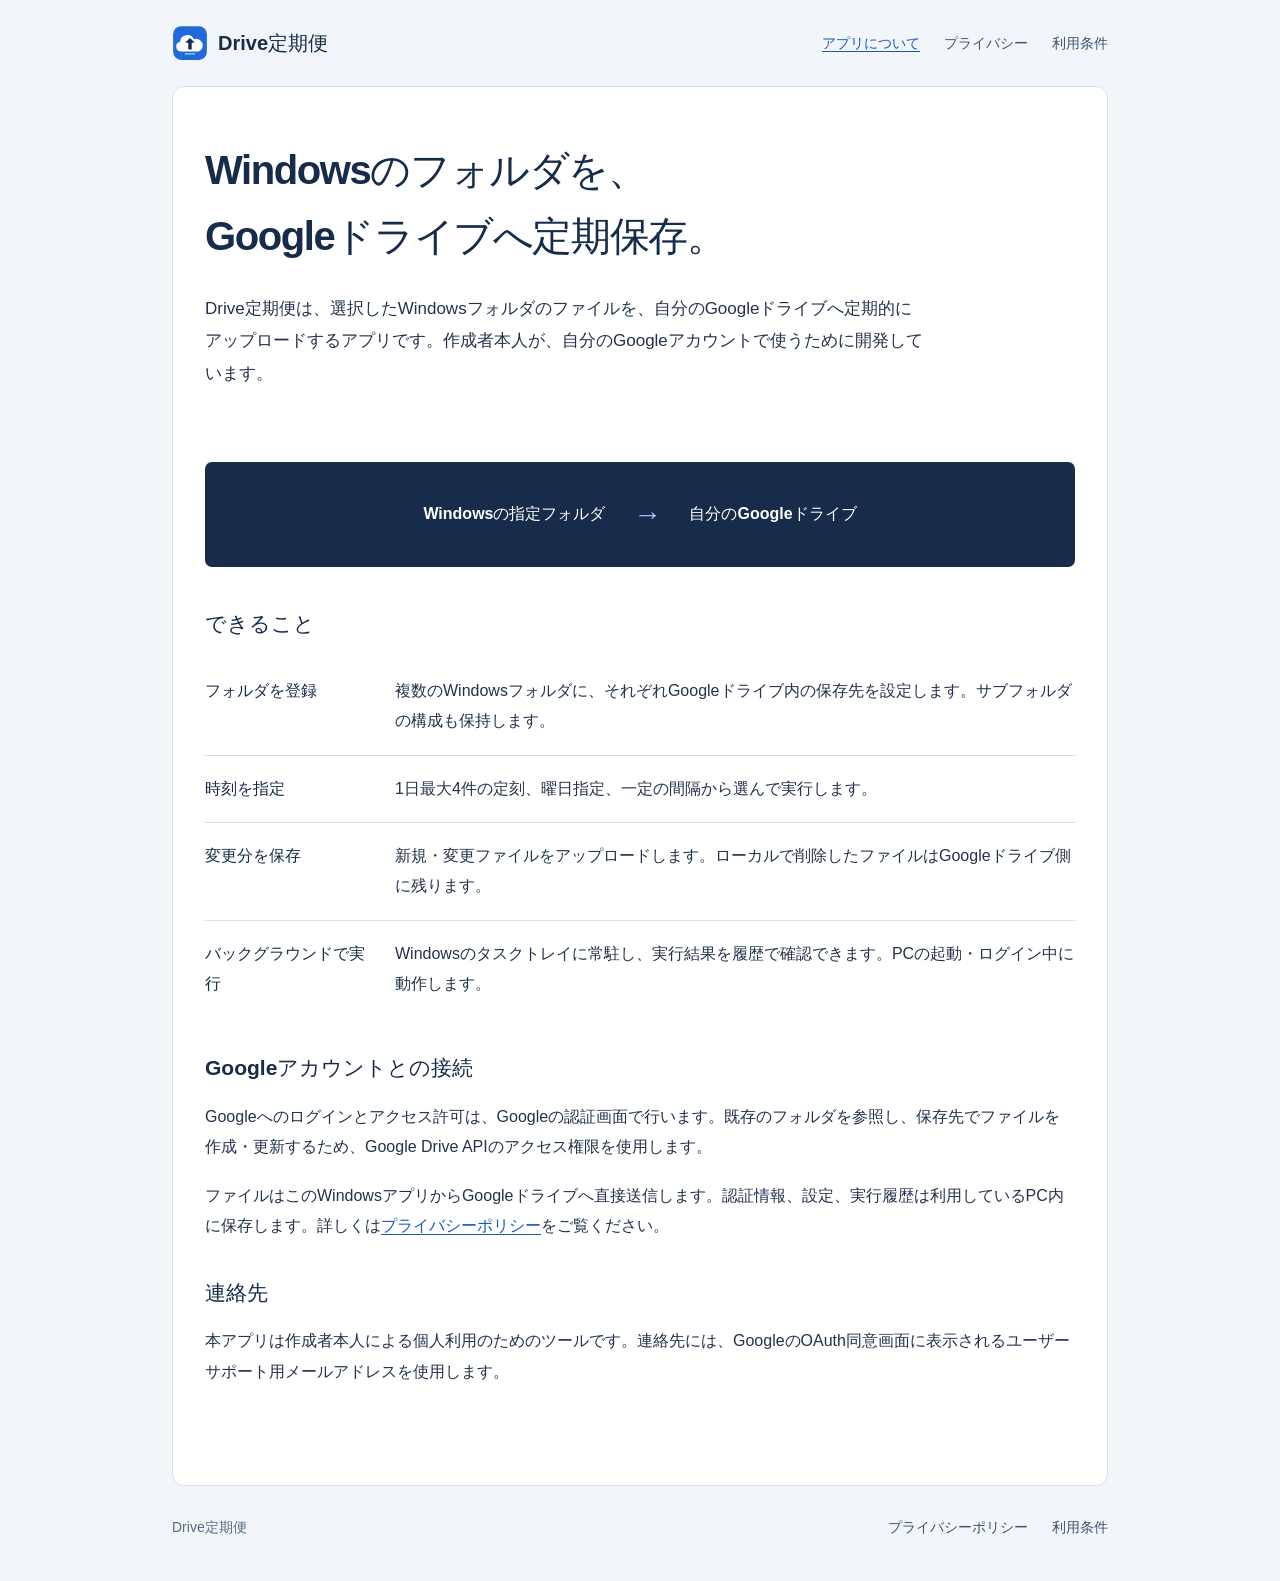
<file: index.html>
<!doctype html>
<html lang="ja">
<head>
  <meta charset="utf-8">
  <meta name="viewport" content="width=device-width, initial-scale=1">
  <meta name="description" content="Drive定期便は、Windowsの指定フォルダを自分のGoogleドライブへ定期アップロードする個人利用のアプリです。">
  <meta name="color-scheme" content="light">
  <title>Drive定期便</title>
  <link rel="icon" href="app.svg" type="image/svg+xml">
  <link rel="stylesheet" href="style.css">
</head>
<body>
  <a class="skip" href="#main">本文へ移動</a>
  <header class="site-header">
    <a class="brand" href="index.html"><img src="app.svg" width="36" height="36" alt="">Drive定期便</a>
    <nav aria-label="メインナビゲーション">
      <a href="index.html" aria-current="page">アプリについて</a>
      <a href="privacy.html">プライバシー</a>
      <a href="terms.html">利用条件</a>
    </nav>
  </header>
  <main id="main">
    <section class="intro" aria-labelledby="app-title">
      <h1 id="app-title">Windowsのフォルダを、<br>Googleドライブへ定期保存。</h1>
      <p class="lead">Drive定期便は、選択したWindowsフォルダのファイルを、自分のGoogleドライブへ定期的にアップロードするアプリです。作成者本人が、自分のGoogleアカウントで使うために開発しています。</p>
    </section>
    <div class="route" aria-label="ファイルの送信経路">
      <span>Windowsの指定フォルダ</span><span class="route-arrow" aria-hidden="true">→</span><span>自分のGoogleドライブ</span>
    </div>
    <section aria-labelledby="features-title">
      <h2 id="features-title">できること</h2>
      <dl class="feature-list">
        <div><dt>フォルダを登録</dt><dd>複数のWindowsフォルダに、それぞれGoogleドライブ内の保存先を設定します。サブフォルダの構成も保持します。</dd></div>
        <div><dt>時刻を指定</dt><dd>1日最大4件の定刻、曜日指定、一定の間隔から選んで実行します。</dd></div>
        <div><dt>変更分を保存</dt><dd>新規・変更ファイルをアップロードします。ローカルで削除したファイルはGoogleドライブ側に残ります。</dd></div>
        <div><dt>バックグラウンドで実行</dt><dd>Windowsのタスクトレイに常駐し、実行結果を履歴で確認できます。PCの起動・ログイン中に動作します。</dd></div>
      </dl>
    </section>
    <section aria-labelledby="connection-title">
      <h2 id="connection-title">Googleアカウントとの接続</h2>
      <p>Googleへのログインとアクセス許可は、Googleの認証画面で行います。既存のフォルダを参照し、保存先でファイルを作成・更新するため、Google Drive APIのアクセス権限を使用します。</p>
      <p>ファイルはこのWindowsアプリからGoogleドライブへ直接送信します。認証情報、設定、実行履歴は利用しているPC内に保存します。詳しくは<a href="privacy.html">プライバシーポリシー</a>をご覧ください。</p>
    </section>
    <section aria-labelledby="contact-title">
      <h2 id="contact-title">連絡先</h2>
      <p>本アプリは作成者本人による個人利用のためのツールです。連絡先には、GoogleのOAuth同意画面に表示されるユーザーサポート用メールアドレスを使用します。</p>
    </section>
  </main>
  <footer class="site-footer">
    <span>Drive定期便</span>
    <nav aria-label="関連ページ"><a href="privacy.html">プライバシーポリシー</a><a href="terms.html">利用条件</a></nav>
  </footer>
</body>
</html>
</file>
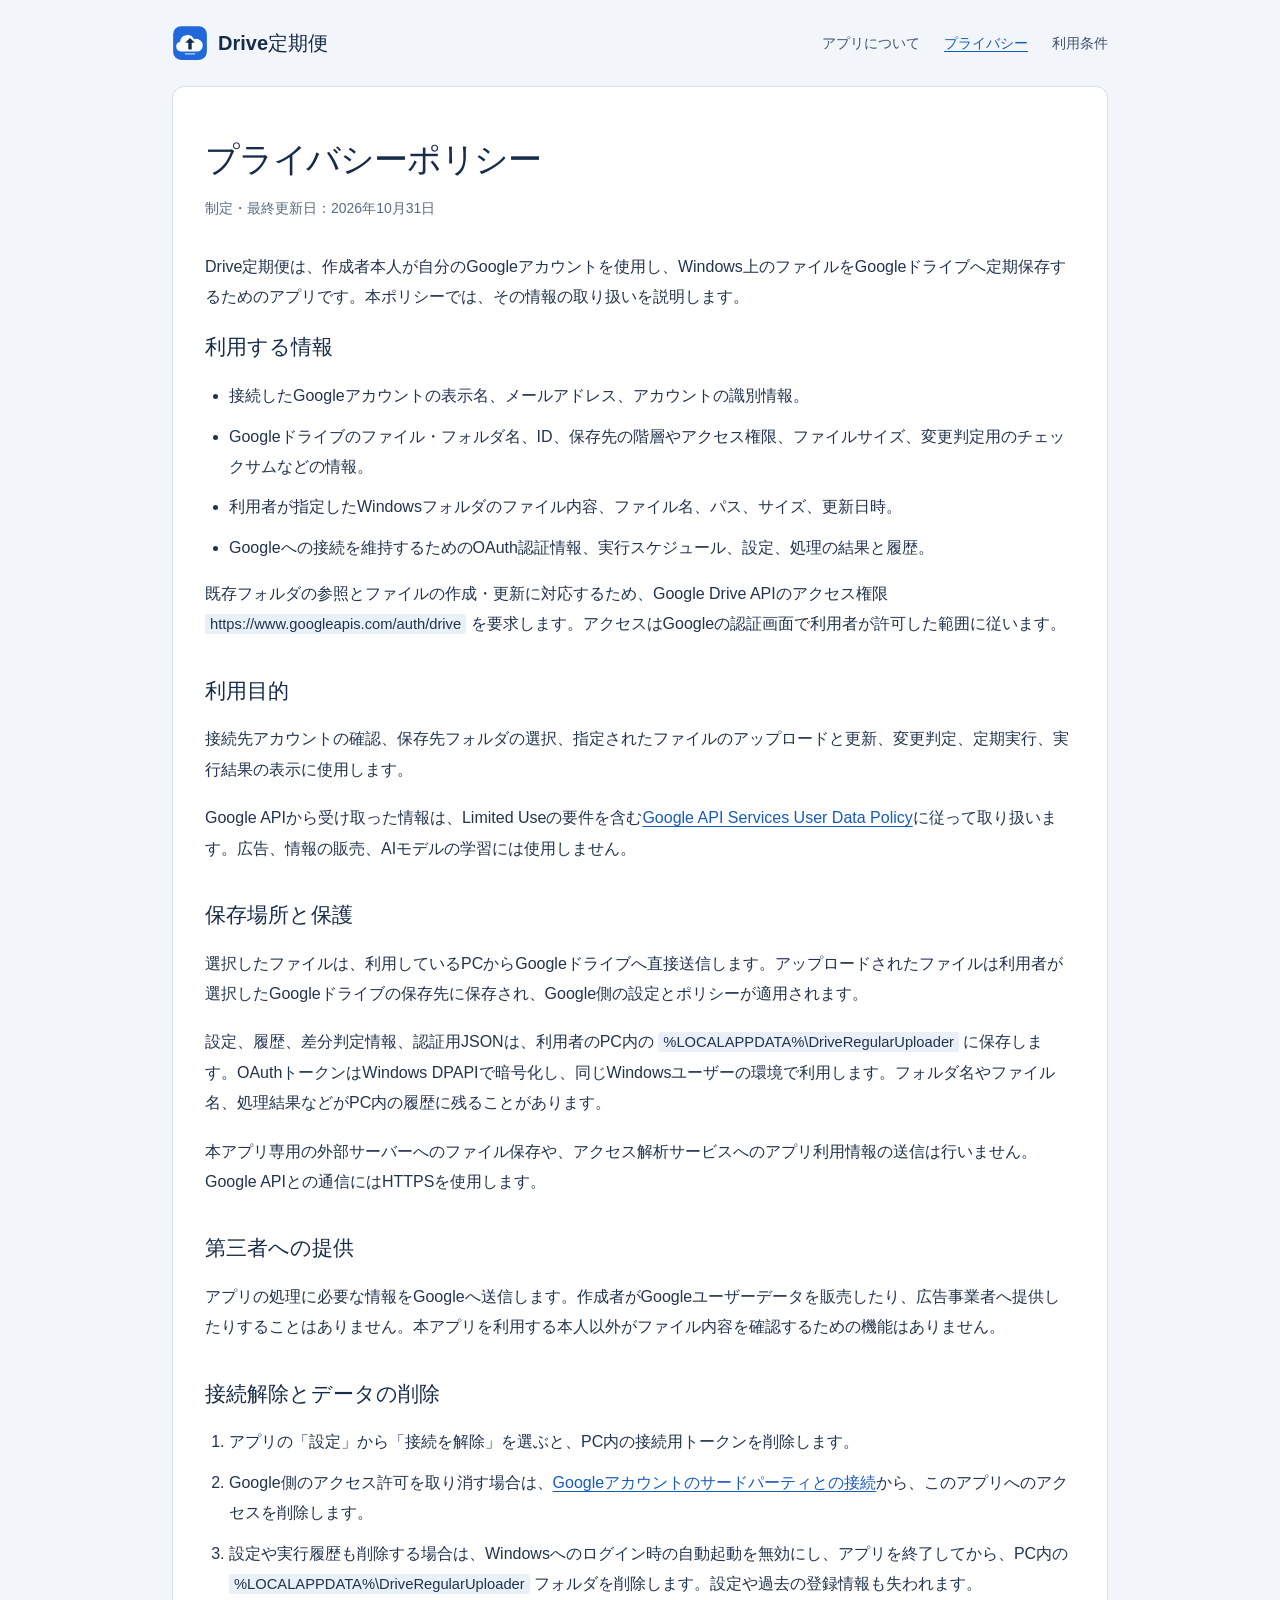
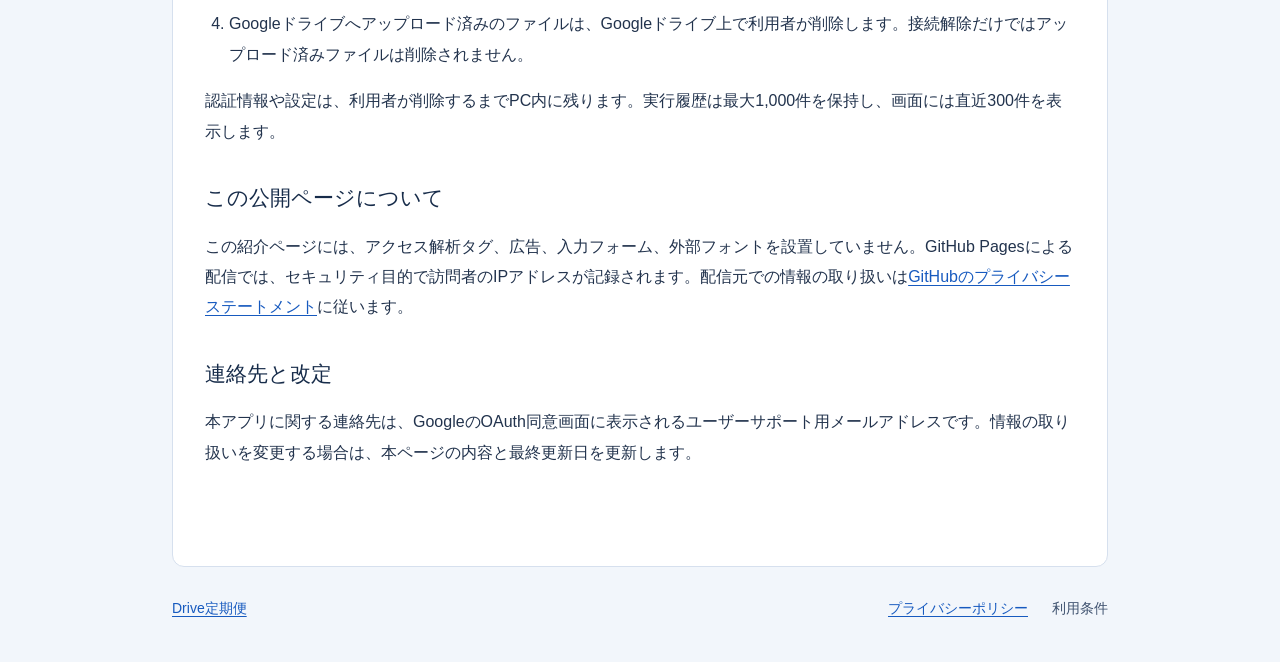
<file: privacy.html>
<!doctype html>
<html lang="ja">
<head>
  <meta charset="utf-8">
  <meta name="viewport" content="width=device-width, initial-scale=1">
  <meta name="description" content="Drive定期便が利用するGoogleの情報、保存場所、接続解除と削除の方法を説明します。">
  <meta name="color-scheme" content="light">
  <title>プライバシーポリシー | Drive定期便</title>
  <link rel="icon" href="app.svg" type="image/svg+xml">
  <link rel="stylesheet" href="style.css">
</head>
<body>
  <a class="skip" href="#main">本文へ移動</a>
  <header class="site-header">
    <a class="brand" href="index.html"><img src="app.svg" width="36" height="36" alt="">Drive定期便</a>
    <nav aria-label="メインナビゲーション"><a href="index.html">アプリについて</a><a href="privacy.html" aria-current="page">プライバシー</a><a href="terms.html">利用条件</a></nav>
  </header>
  <main id="main" class="document">
    <h1>プライバシーポリシー</h1>
    <p class="updated">制定・最終更新日：<time datetime="2026-10-31">2026年10月31日</time></p>
    <p>Drive定期便は、作成者本人が自分のGoogleアカウントを使用し、Windows上のファイルをGoogleドライブへ定期保存するためのアプリです。本ポリシーでは、その情報の取り扱いを説明します。</p>
    <section aria-labelledby="data-title">
      <h2 id="data-title">利用する情報</h2>
      <ul>
        <li>接続したGoogleアカウントの表示名、メールアドレス、アカウントの識別情報。</li>
        <li>Googleドライブのファイル・フォルダ名、ID、保存先の階層やアクセス権限、ファイルサイズ、変更判定用のチェックサムなどの情報。</li>
        <li>利用者が指定したWindowsフォルダのファイル内容、ファイル名、パス、サイズ、更新日時。</li>
        <li>Googleへの接続を維持するためのOAuth認証情報、実行スケジュール、設定、処理の結果と履歴。</li>
      </ul>
      <p>既存フォルダの参照とファイルの作成・更新に対応するため、Google Drive APIのアクセス権限 <code>https://www.googleapis.com/auth/drive</code> を要求します。アクセスはGoogleの認証画面で利用者が許可した範囲に従います。</p>
    </section>
    <section aria-labelledby="purpose-title">
      <h2 id="purpose-title">利用目的</h2>
      <p>接続先アカウントの確認、保存先フォルダの選択、指定されたファイルのアップロードと更新、変更判定、定期実行、実行結果の表示に使用します。</p>
      <p>Google APIから受け取った情報は、Limited Useの要件を含む<a href="https://developers.google.com/terms/api-services-user-data-policy">Google API Services User Data Policy</a>に従って取り扱います。広告、情報の販売、AIモデルの学習には使用しません。</p>
    </section>
    <section aria-labelledby="storage-title">
      <h2 id="storage-title">保存場所と保護</h2>
      <p>選択したファイルは、利用しているPCからGoogleドライブへ直接送信します。アップロードされたファイルは利用者が選択したGoogleドライブの保存先に保存され、Google側の設定とポリシーが適用されます。</p>
      <p>設定、履歴、差分判定情報、認証用JSONは、利用者のPC内の <code>%LOCALAPPDATA%\DriveRegularUploader</code> に保存します。OAuthトークンはWindows DPAPIで暗号化し、同じWindowsユーザーの環境で利用します。フォルダ名やファイル名、処理結果などがPC内の履歴に残ることがあります。</p>
      <p>本アプリ専用の外部サーバーへのファイル保存や、アクセス解析サービスへのアプリ利用情報の送信は行いません。Google APIとの通信にはHTTPSを使用します。</p>
    </section>
    <section aria-labelledby="sharing-title">
      <h2 id="sharing-title">第三者への提供</h2>
      <p>アプリの処理に必要な情報をGoogleへ送信します。作成者がGoogleユーザーデータを販売したり、広告事業者へ提供したりすることはありません。本アプリを利用する本人以外がファイル内容を確認するための機能はありません。</p>
    </section>
    <section aria-labelledby="delete-title">
      <h2 id="delete-title">接続解除とデータの削除</h2>
      <ol>
        <li>アプリの「設定」から「接続を解除」を選ぶと、PC内の接続用トークンを削除します。</li>
        <li>Google側のアクセス許可を取り消す場合は、<a href="https://myaccount.google.com/connections">Googleアカウントのサードパーティとの接続</a>から、このアプリへのアクセスを削除します。</li>
        <li>設定や実行履歴も削除する場合は、Windowsへのログイン時の自動起動を無効にし、アプリを終了してから、PC内の <code>%LOCALAPPDATA%\DriveRegularUploader</code> フォルダを削除します。設定や過去の登録情報も失われます。</li>
        <li>Googleドライブへアップロード済みのファイルは、Googleドライブ上で利用者が削除します。接続解除だけではアップロード済みファイルは削除されません。</li>
      </ol>
      <p>認証情報や設定は、利用者が削除するまでPC内に残ります。実行履歴は最大1,000件を保持し、画面には直近300件を表示します。</p>
    </section>
    <section aria-labelledby="website-title">
      <h2 id="website-title">この公開ページについて</h2>
      <p>この紹介ページには、アクセス解析タグ、広告、入力フォーム、外部フォントを設置していません。GitHub Pagesによる配信では、セキュリティ目的で訪問者のIPアドレスが記録されます。配信元での情報の取り扱いは<a href="https://docs.github.com/en/site-policy/privacy-policies/github-general-privacy-statement">GitHubのプライバシーステートメント</a>に従います。</p>
    </section>
    <section aria-labelledby="contact-title">
      <h2 id="contact-title">連絡先と改定</h2>
      <p>本アプリに関する連絡先は、GoogleのOAuth同意画面に表示されるユーザーサポート用メールアドレスです。情報の取り扱いを変更する場合は、本ページの内容と最終更新日を更新します。</p>
    </section>
  </main>
  <footer class="site-footer"><a href="index.html">Drive定期便</a><nav aria-label="関連ページ"><a href="privacy.html" aria-current="page">プライバシーポリシー</a><a href="terms.html">利用条件</a></nav></footer>
</body>
</html>
</file>
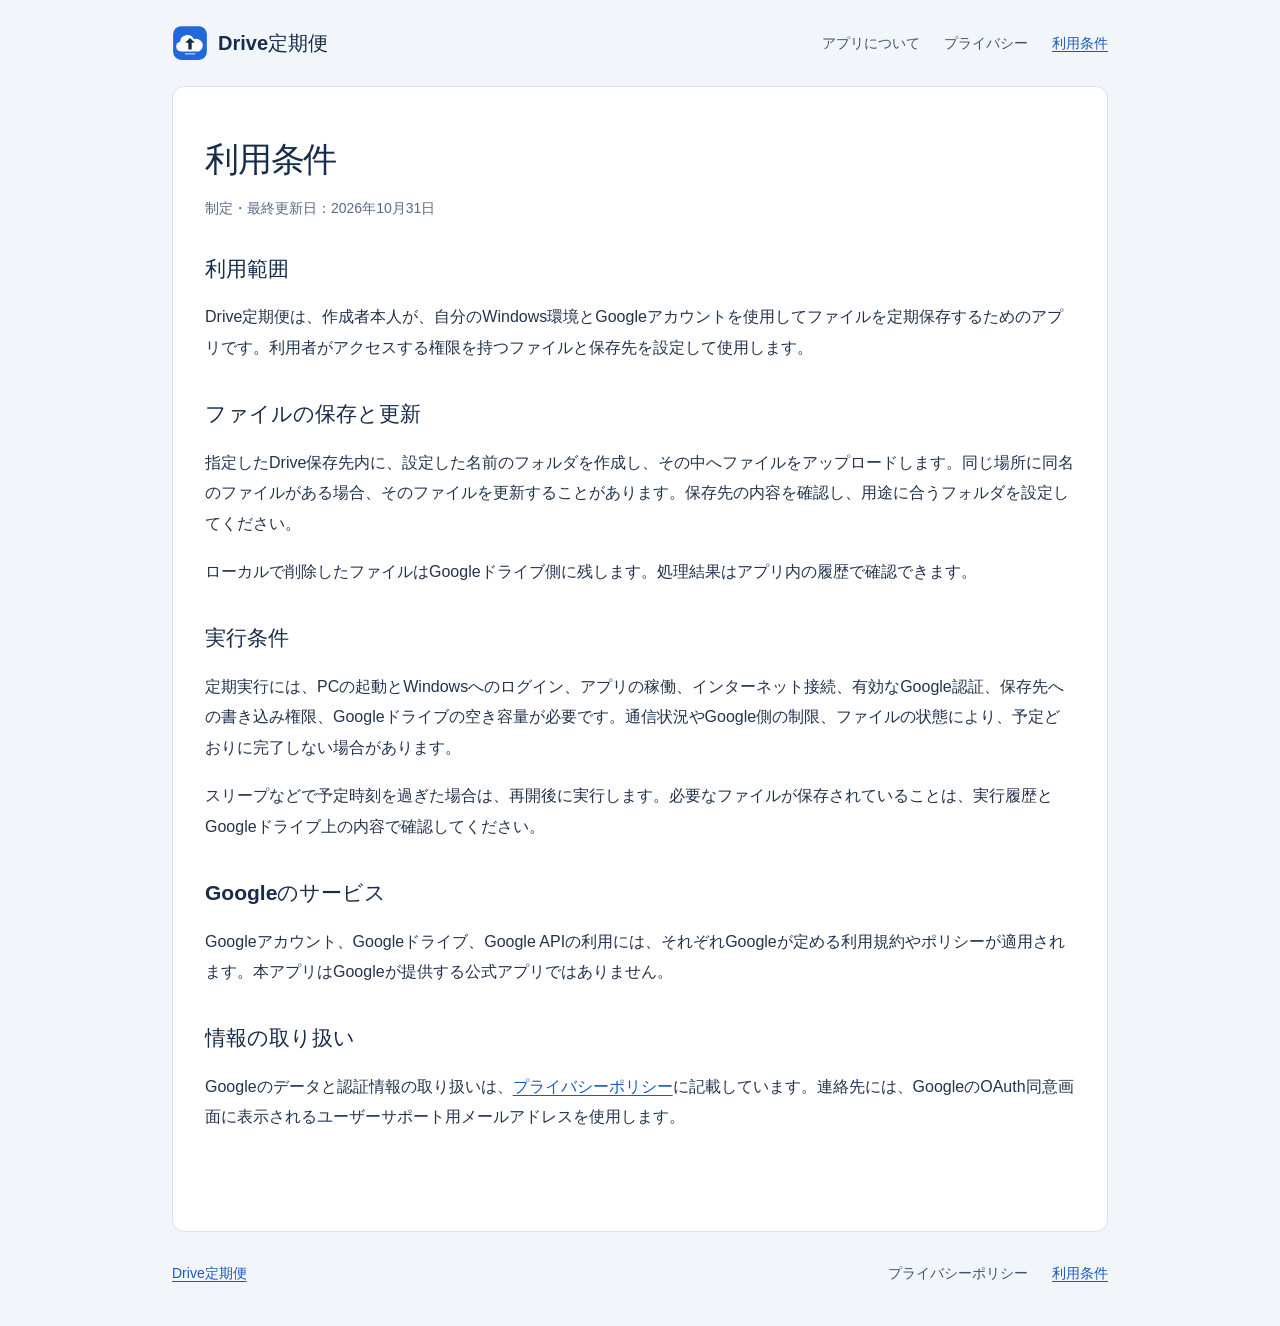
<file: terms.html>
<!doctype html>
<html lang="ja">
<head>
  <meta charset="utf-8">
  <meta name="viewport" content="width=device-width, initial-scale=1">
  <meta name="description" content="個人用Windowsアプリ「Drive定期便」の利用範囲と、ファイル保存時の動作を説明します。">
  <meta name="color-scheme" content="light">
  <title>利用条件 | Drive定期便</title>
  <link rel="icon" href="app.svg" type="image/svg+xml">
  <link rel="stylesheet" href="style.css">
</head>
<body>
  <a class="skip" href="#main">本文へ移動</a>
  <header class="site-header">
    <a class="brand" href="index.html"><img src="app.svg" width="36" height="36" alt="">Drive定期便</a>
    <nav aria-label="メインナビゲーション"><a href="index.html">アプリについて</a><a href="privacy.html">プライバシー</a><a href="terms.html" aria-current="page">利用条件</a></nav>
  </header>
  <main id="main" class="document">
    <h1>利用条件</h1>
    <p class="updated">制定・最終更新日：<time datetime="2026-10-31">2026年10月31日</time></p>
    <section aria-labelledby="scope-title"><h2 id="scope-title">利用範囲</h2><p>Drive定期便は、作成者本人が、自分のWindows環境とGoogleアカウントを使用してファイルを定期保存するためのアプリです。利用者がアクセスする権限を持つファイルと保存先を設定して使用します。</p></section>
    <section aria-labelledby="files-title"><h2 id="files-title">ファイルの保存と更新</h2><p>指定したDrive保存先内に、設定した名前のフォルダを作成し、その中へファイルをアップロードします。同じ場所に同名のファイルがある場合、そのファイルを更新することがあります。保存先の内容を確認し、用途に合うフォルダを設定してください。</p><p>ローカルで削除したファイルはGoogleドライブ側に残します。処理結果はアプリ内の履歴で確認できます。</p></section>
    <section aria-labelledby="execution-title"><h2 id="execution-title">実行条件</h2><p>定期実行には、PCの起動とWindowsへのログイン、アプリの稼働、インターネット接続、有効なGoogle認証、保存先への書き込み権限、Googleドライブの空き容量が必要です。通信状況やGoogle側の制限、ファイルの状態により、予定どおりに完了しない場合があります。</p><p>スリープなどで予定時刻を過ぎた場合は、再開後に実行します。必要なファイルが保存されていることは、実行履歴とGoogleドライブ上の内容で確認してください。</p></section>
    <section aria-labelledby="google-title"><h2 id="google-title">Googleのサービス</h2><p>Googleアカウント、Googleドライブ、Google APIの利用には、それぞれGoogleが定める利用規約やポリシーが適用されます。本アプリはGoogleが提供する公式アプリではありません。</p></section>
    <section aria-labelledby="privacy-title"><h2 id="privacy-title">情報の取り扱い</h2><p>Googleのデータと認証情報の取り扱いは、<a href="privacy.html">プライバシーポリシー</a>に記載しています。連絡先には、GoogleのOAuth同意画面に表示されるユーザーサポート用メールアドレスを使用します。</p></section>
  </main>
  <footer class="site-footer"><a href="index.html">Drive定期便</a><nav aria-label="関連ページ"><a href="privacy.html">プライバシーポリシー</a><a href="terms.html" aria-current="page">利用条件</a></nav></footer>
</body>
</html>
</file>
<file: style.css>
:root {
  color-scheme: light;
  font-family: Meiryo, "メイリオ", sans-serif;
  color: #22334d;
  background: #f2f6fb;
  line-height: 1.9;
  font-synthesis: none;
  --blue: #2169da;
  --navy: #172c4a;
  --border: #d6e0ee;
}
* { box-sizing: border-box; }
body { margin: 0; }
a { color: #175abf; text-underline-offset: .2em; }
a:hover { text-decoration-thickness: 2px; }
a:focus-visible { outline: 3px solid #2169da; outline-offset: 5px; border-radius: 2px; }
.skip { position: absolute; top: -100px; left: 16px; padding: 8px 16px; background: white; z-index: 10; }
.skip:focus { top: 12px; }
.site-header, .site-footer { max-width: 1000px; margin: 0 auto; padding: 24px 32px; display: flex; align-items: center; justify-content: space-between; gap: 24px; }
.brand { display: inline-flex; align-items: center; gap: 10px; color: var(--navy); font-size: 20px; font-weight: 700; text-decoration: none; white-space: nowrap; }
.brand img { display: block; }
nav { display: flex; align-items: center; flex-wrap: wrap; gap: 12px 24px; font-size: 14px; }
nav a { color: #3f526f; text-decoration: none; }
nav a[aria-current="page"] { color: #175abf; text-decoration: underline; font-weight: 700; }
main { max-width: 936px; margin: 0 auto; padding: 20px 32px 64px; background: white; border: 1px solid var(--border); border-radius: 12px; }
.intro { padding: 30px 0 20px; }
h1 { color: var(--navy); font-size: clamp(27px, 4vw, 40px); line-height: 1.65; letter-spacing: -.035em; margin: 0 0 24px; }
.lead { max-width: 720px; font-size: 17px; }
p { margin: 0 0 18px; overflow-wrap: anywhere; }
section { margin: 0 0 34px; }
h2 { font-size: 21px; line-height: 1.65; color: var(--navy); margin: 0 0 16px; }
.route { display: flex; align-items: center; justify-content: center; gap: 28px; background: var(--navy); color: white; padding: 26px 20px; margin: 0 0 40px; border-radius: 7px; font-weight: 700; }
.route-arrow { font-size: 28px; color: #a6caff; }
.feature-list { margin: 0; }
.feature-list > div { display: grid; grid-template-columns: 170px 1fr; gap: 20px; padding: 18px 0; border-bottom: 1px solid var(--border); }
.feature-list > div:last-child { border-bottom: 0; }
dt { font-weight: 700; color: var(--navy); }
dd { margin: 0; }
.document { padding-top: 44px; }
.document h1 { font-size: clamp(27px, 4vw, 34px); margin-bottom: 8px; }
.updated { color: #596a83; font-size: 14px; margin-bottom: 30px; }
li { margin-bottom: 10px; overflow-wrap: anywhere; }
ul, ol { padding-left: 1.5em; }
code { font-family: inherit; font-size: .92em; background: #eaf0f8; padding: 2px 5px; border-radius: 3px; overflow-wrap: anywhere; }
.site-footer { color: #596a83; font-size: 14px; padding-top: 28px; padding-bottom: 40px; }
@media (max-width: 680px) {
  .site-header { flex-direction: column; align-items: flex-start; gap: 16px; padding: 20px; }
  main { padding: 22px 20px 30px; margin: 0 12px; border-radius: 8px; }
  .intro { padding-top: 8px; }
  .lead { font-size: 16px; }
  .route { flex-direction: column; gap: 6px; }
  .route-arrow { transform: rotate(90deg); }
  .feature-list > div { grid-template-columns: 1fr; gap: 6px; }
  .site-footer { flex-direction: column; align-items: flex-start; gap: 12px; padding: 24px 20px; }
}
</file>
